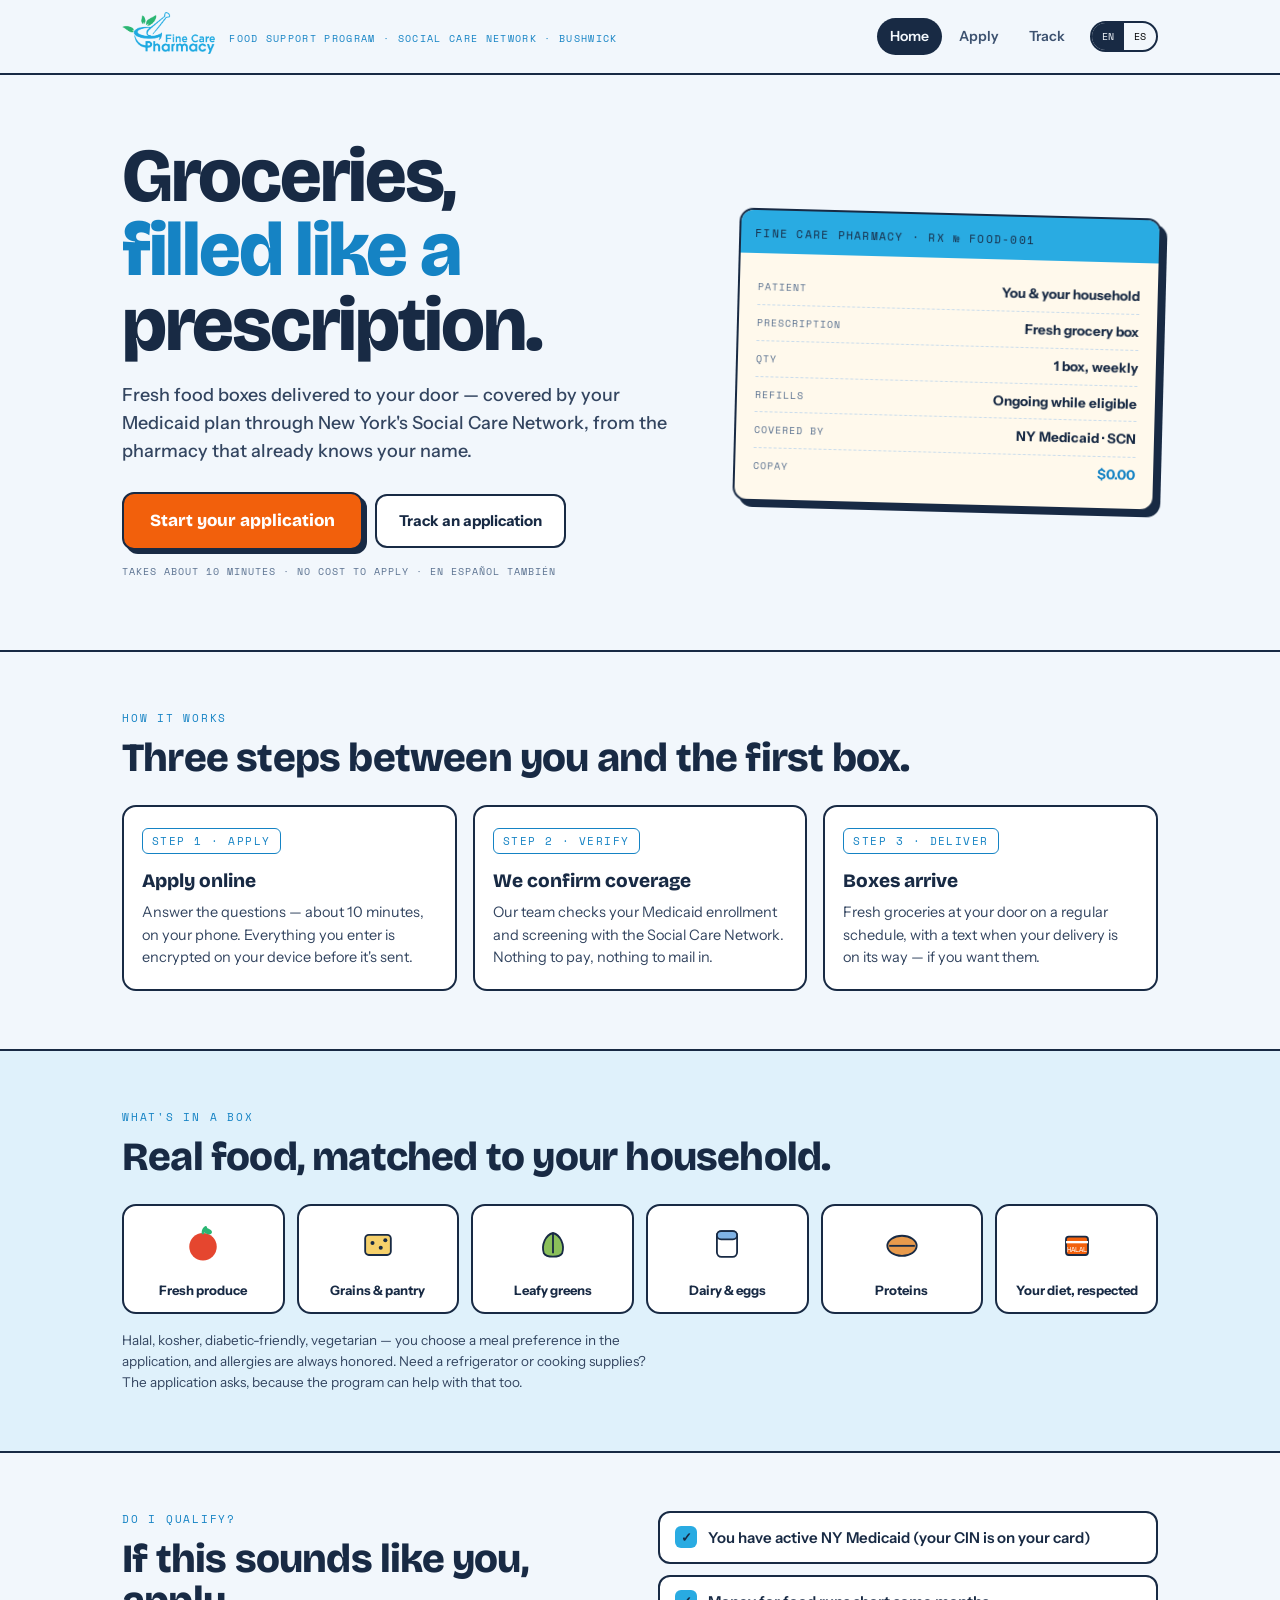
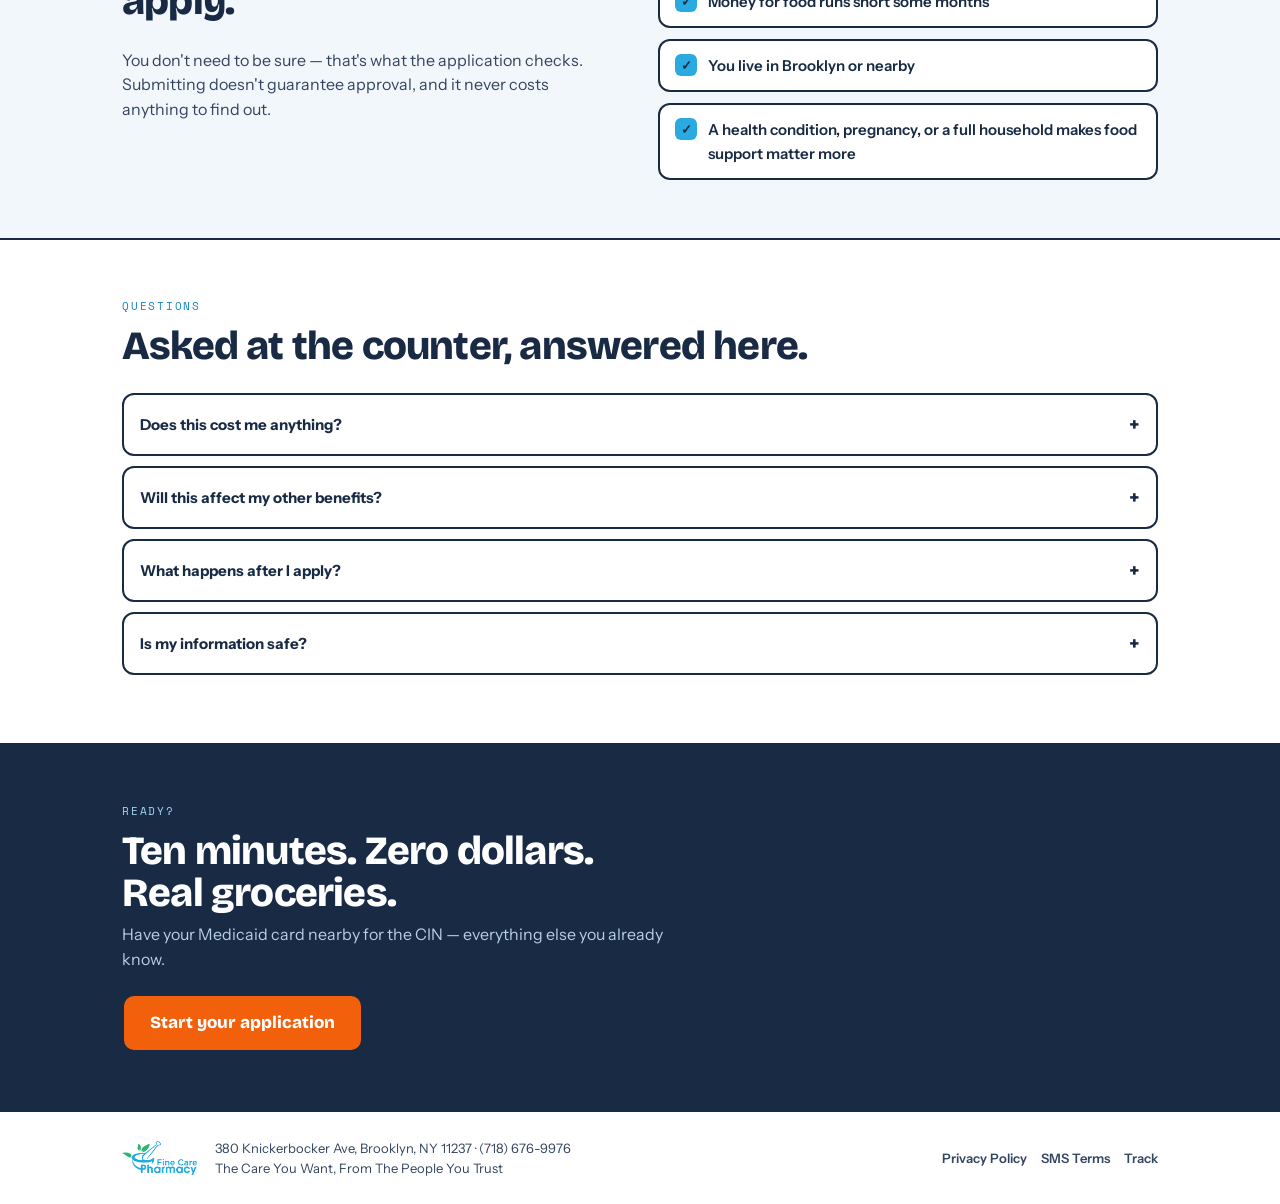
<file: index.html>
<!DOCTYPE html>
<html lang="en">
<head>
<meta charset="UTF-8">
<meta name="viewport" content="width=device-width, initial-scale=1.0">
<title>Fine Care Food Support — Fresh groceries, covered by Medicaid</title>
<meta name="description" content="Fresh food boxes delivered to your door, covered by NY Medicaid through the Social Care Network. Apply online in about 10 minutes — free, encrypted, from Fine Care Pharmacy in Bushwick.">
<link rel="icon" href="favicon.ico">
<link rel="preconnect" href="https://fonts.googleapis.com">
<link href="https://fonts.googleapis.com/css2?family=Bricolage+Grotesque:opsz,wght@12..96,500;12..96,800;12..96,900&family=Instrument+Sans:wght@400;500;600;700&family=Space+Mono:wght@700&display=swap" rel="stylesheet">
<link rel="stylesheet" href="styles.css">
</head>
<body>

<header>
  <div class="hwrap">
    <a href="index.html"><img class="logo" src="fc-logo.png" alt="Fine Care Pharmacy"></a>
    <div class="brand"><span data-i18n="tagline"></span></div>
    <nav>
      <a class="nl on" href="index.html" data-i18n="nav_home"></a>
      <a class="nl" href="apply.html" data-i18n="nav_apply"></a>
      <a class="nl" href="track.html" data-i18n="nav_track"></a>
      <div class="lang"><button data-lang="en">EN</button><button data-lang="es">ES</button></div>
    </nav>
  </div>
</header>

<div class="hero">
  <div>
    <h1><span data-i18n="hero_h1a"></span><br><span class="u" data-i18n="hero_h1b"></span><br><span data-i18n="hero_h1c"></span></h1>
    <p class="sub" data-i18n="hero_sub"></p>
    <div class="hero-cta">
      <a class="cta" href="apply.html" data-i18n="hero_cta"></a>
      <a class="ghost" href="track.html" data-i18n="hero_track"></a>
    </div>
    <div class="hero-note" data-i18n="hero_note"></div>
  </div>
  <div class="ticket">
    <div class="t-head"><span data-i18n="tk_head"></span></div>
    <div class="t-body">
      <div class="t-row"><span class="k" data-i18n="tk_patient"></span><span class="v" data-i18n="tk_patient_v"></span></div>
      <div class="t-row"><span class="k" data-i18n="tk_rx"></span><span class="v" data-i18n="tk_rx_v"></span></div>
      <div class="t-row"><span class="k" data-i18n="tk_qty"></span><span class="v" data-i18n="tk_qty_v"></span></div>
      <div class="t-row"><span class="k" data-i18n="tk_ref"></span><span class="v" data-i18n="tk_ref_v"></span></div>
      <div class="t-row"><span class="k" data-i18n="tk_cov"></span><span class="v" data-i18n="tk_cov_v"></span></div>
      <div class="t-row"><span class="k" data-i18n="tk_copay"></span><span class="v" style="color:var(--blue)">$0.00</span></div>
    </div>
  </div>
</div>

<section class="band">
  <div class="bwrap">
    <div class="eyebrow" data-i18n="how_eyebrow"></div>
    <h2 data-i18n="how_h2"></h2>
    <div class="steps">
      <div class="step"><span class="strip" data-i18n="s1_strip"></span><h3 data-i18n="s1_h"></h3><p data-i18n="s1_p"></p></div>
      <div class="step"><span class="strip" data-i18n="s2_strip"></span><h3 data-i18n="s2_h"></h3><p data-i18n="s2_p"></p></div>
      <div class="step"><span class="strip" data-i18n="s3_strip"></span><h3 data-i18n="s3_h"></h3><p data-i18n="s3_p"></p></div>
    </div>
  </div>
</section>

<section class="band boxband">
  <div class="bwrap">
    <div class="eyebrow" data-i18n="box_eyebrow"></div>
    <h2 data-i18n="box_h2"></h2>
    <div class="produce">
      <div class="ptile"><svg viewBox="0 0 48 48"><circle cx="24" cy="27" r="15" fill="#E5462F"/><path d="M24 12c0-4 3-6 3-6" stroke="#2BB673" stroke-width="3" fill="none" stroke-linecap="round"/><ellipse cx="29" cy="10" rx="5" ry="3" fill="#2BB673" transform="rotate(24 29 10)"/></svg><div data-i18n="p1"></div></div>
      <div class="ptile"><svg viewBox="0 0 48 48"><rect x="10" y="14" width="28" height="22" rx="4" fill="#F5D06B" stroke="#182A44" stroke-width="2"/><circle cx="18" cy="23" r="2.2" fill="#182A44"/><circle cx="27" cy="28" r="2.2" fill="#182A44"/><circle cx="32" cy="20" r="2.2" fill="#182A44"/></svg><div data-i18n="p2"></div></div>
      <div class="ptile"><svg viewBox="0 0 48 48"><path d="M14 34c-3-9 2-20 10-22 8 2 13 13 10 22-3 5-17 5-20 0z" fill="#8ABF5A" stroke="#182A44" stroke-width="2"/><path d="M24 12v22" stroke="#182A44" stroke-width="2"/></svg><div data-i18n="p3"></div></div>
      <div class="ptile"><svg viewBox="0 0 48 48"><rect x="13" y="10" width="22" height="28" rx="5" fill="#fff" stroke="#182A44" stroke-width="2"/><rect x="13" y="10" width="22" height="9" rx="4.5" fill="#7FB2E5" stroke="#182A44" stroke-width="2"/></svg><div data-i18n="p4"></div></div>
      <div class="ptile"><svg viewBox="0 0 48 48"><ellipse cx="24" cy="26" rx="16" ry="11" fill="#E89A4C" stroke="#182A44" stroke-width="2"/><path d="M10 26h28" stroke="#182A44" stroke-width="2"/></svg><div data-i18n="p5"></div></div>
      <div class="ptile"><svg viewBox="0 0 48 48"><rect x="12" y="16" width="24" height="20" rx="3" fill="#F2600C" stroke="#182A44" stroke-width="2"/><path d="M12 22h24" stroke="#fff" stroke-width="2.5"/><text x="24" y="33" text-anchor="middle" font-family="Space Mono" font-size="8" fill="#fff">HALAL</text></svg><div data-i18n="p6"></div></div>
    </div>
    <p class="boxnote" data-i18n="box_note"></p>
  </div>
</section>

<section class="band">
  <div class="bwrap">
    <div class="qual">
      <div>
        <div class="eyebrow" data-i18n="q_eyebrow"></div>
        <h2 data-i18n="q_h2"></h2>
        <p style="color:#334560; max-width:44ch" data-i18n="q_p"></p>
      </div>
      <div class="qlist">
        <div class="qi"><span class="tick">✓</span><span data-i18n="q1"></span></div>
        <div class="qi"><span class="tick">✓</span><span data-i18n="q2"></span></div>
        <div class="qi"><span class="tick">✓</span><span data-i18n="q3"></span></div>
        <div class="qi"><span class="tick">✓</span><span data-i18n="q4"></span></div>
      </div>
    </div>
  </div>
</section>

<section class="band" style="background:#fff">
  <div class="bwrap">
    <div class="eyebrow" data-i18n="faq_eyebrow"></div>
    <h2 data-i18n="faq_h2"></h2>
    <details><summary data-i18n="f1q"></summary><p data-i18n="f1a"></p></details>
    <details><summary data-i18n="f2q"></summary><p data-i18n="f2a"></p></details>
    <details><summary data-i18n="f3q"></summary><p data-i18n="f3a"></p></details>
    <details><summary data-i18n="f4q"></summary><p data-i18n="f4a"></p></details>
  </div>
</section>

<section class="band ctaband">
  <div class="bwrap">
    <div class="eyebrow" data-i18n="cta_eyebrow"></div>
    <h2><span data-i18n="cta_h2a"></span><br><span data-i18n="cta_h2b"></span></h2>
    <p data-i18n="cta_p"></p>
    <a class="cta" href="apply.html" data-i18n="hero_cta"></a>
  </div>
</section>

<footer>
  <div class="fwrap">
    <img src="fc-logo.png" alt="Fine Care Pharmacy" style="height:34px; width:auto">
    <div class="grow">380 Knickerbocker Ave, Brooklyn, NY 11237 · (718) 676-9976<br><span data-i18n="foot_tag"></span></div>
    <div class="flinks"><a href="#" data-i18n="foot_privacy"></a><a href="#" data-i18n="foot_sms"></a><a href="track.html" data-i18n="foot_track"></a></div>
  </div>
</footer>

<script src="i18n.js"></script>
</body>
</html>
</file>
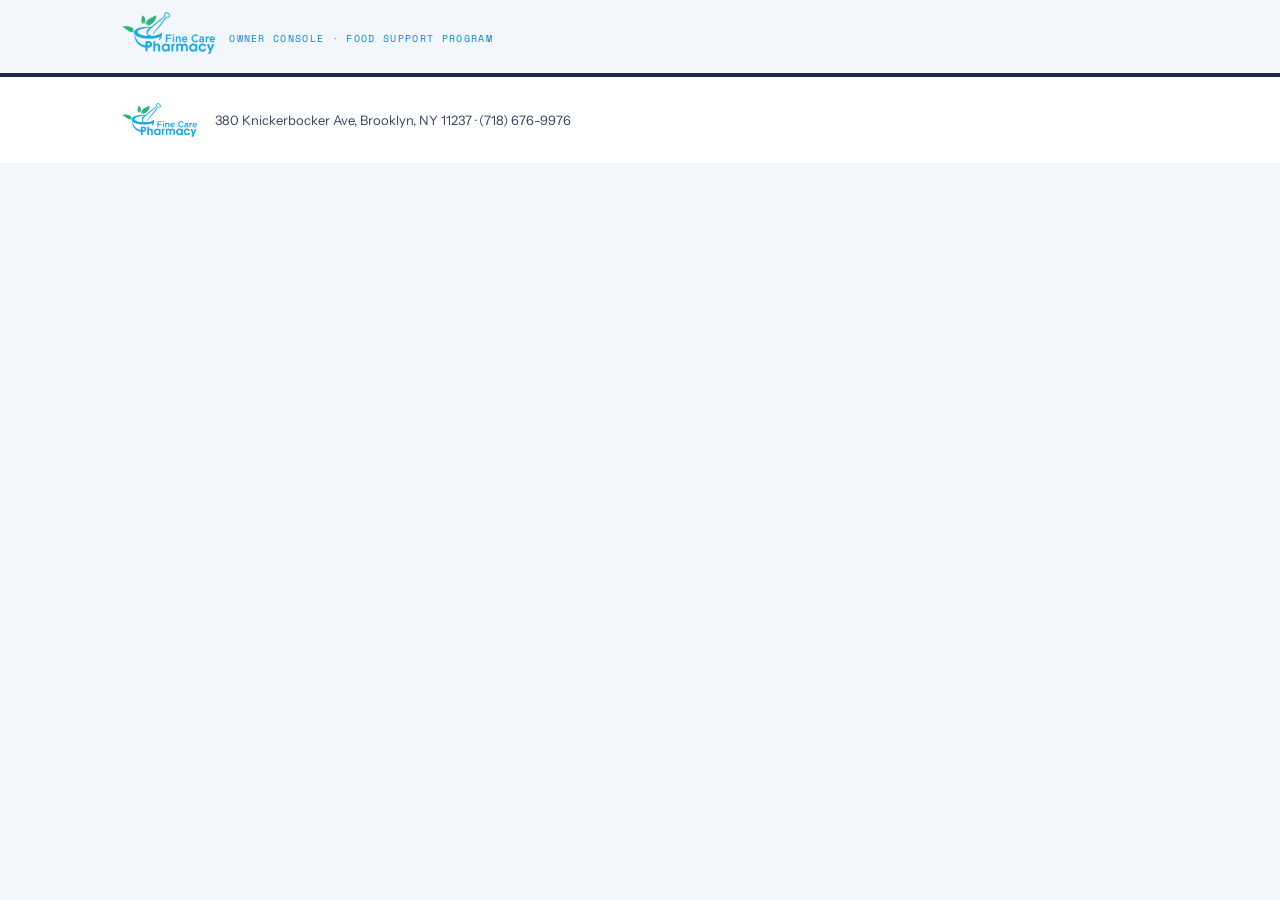
<file: admin.html>
<!DOCTYPE html>
<html lang="en">
<head>
<meta charset="UTF-8">
<meta name="viewport" content="width=device-width, initial-scale=1.0">
<title>Owner Console — Fine Care Food Support</title>
<meta name="robots" content="noindex,nofollow">
<link rel="icon" href="favicon.ico">
<link rel="preconnect" href="https://fonts.googleapis.com">
<link href="https://fonts.googleapis.com/css2?family=Bricolage+Grotesque:opsz,wght@12..96,500;12..96,800;12..96,900&family=Instrument+Sans:wght@400;500;600;700&family=Space+Mono:wght@700&display=swap" rel="stylesheet">
<link rel="stylesheet" href="styles.css">
<style>
  .admin { max-width:880px; margin:0 auto; padding:34px 20px 90px; }
  .aheadline { display:flex; align-items:center; gap:12px; flex-wrap:wrap; margin-bottom:18px; }
  .aheadline h2 { margin:0; }
  .aheadline .grow { flex:1; }
  .linkbtn { border:none; background:none; font-weight:700; color:var(--blue); text-decoration:underline; font-size:13px; }
  .apps { display:flex; flex-direction:column; gap:10px; }
  .approw { background:#fff; border:2px solid var(--ink); border-radius:14px; padding:14px 16px; display:flex; gap:14px; align-items:center; cursor:pointer; }
  .approw:hover { box-shadow:4px 4px 0 var(--ink); transform:translate(-1px,-1px); }
  .approw .who { flex:1; min-width:0; }
  .approw .who b { font-size:15.5px; }
  .approw .who .m { font-family:var(--mono); font-size:10px; letter-spacing:0.08em; color:#5b7290; margin-top:2px; }
  .pill { font-family:var(--mono); font-size:9.5px; letter-spacing:0.1em; border:1.5px solid var(--ink); border-radius:999px; padding:4px 10px; white-space:nowrap; }
  .pill.received { background:var(--wash); }
  .pill.verified { background:var(--sky); }
  .pill.approved { background:var(--orange); color:#fff; }
  .pill.delivered { background:var(--ink); color:#fff; }
  .pill.denied { background:#fff4ef; border-color:#a3330f; color:#a3330f; }
  .empty { text-align:center; color:#5b7290; padding:40px 0; font-weight:600; }
  .kv { display:flex; gap:12px; padding:7px 0; border-bottom:1.5px dashed var(--line); font-size:14px; }
  .kv:last-child { border-bottom:none; }
  .kv .k { font-family:var(--mono); font-size:10px; letter-spacing:0.08em; color:#5b7290; flex:0 0 175px; padding-top:3px; text-transform:uppercase; }
  .kv .v { font-weight:600; overflow-wrap:anywhere; }
  .sect { margin-top:22px; }
  .sect .strip { margin-bottom:10px; }
  .statusbar { display:flex; gap:8px; flex-wrap:wrap; align-items:center; margin-top:10px; }
  .sbtn { border:2px solid var(--ink); background:#fff; border-radius:10px; padding:10px 16px; font-weight:700; font-size:13.5px; }
  .sbtn.cur { background:var(--sky); }
  .sbtn.denybtn { border-color:#a3330f; color:#a3330f; }
  .sbtn.denybtn.cur { background:#a3330f; color:#fff; }
  .sbtn[disabled] { opacity:.5; cursor:default; }
  .memtable { width:100%; border-collapse:collapse; font-size:13.5px; margin-top:4px; }
  .memtable th { font-family:var(--mono); font-size:9.5px; letter-spacing:0.08em; color:#5b7290; text-align:left; padding:4px 8px 4px 0; }
  .memtable td { border-top:1.5px dashed var(--line); padding:7px 8px 7px 0; font-weight:600; }
  .note-ok { color:#1c5c96; font-weight:700; font-size:13px; margin-top:10px; display:none; }
</style>
</head>
<body>

<header>
  <div class="hwrap">
    <a href="index.html"><img class="logo" src="fc-logo.png" alt="Fine Care Pharmacy"></a>
    <div class="brand"><span>OWNER CONSOLE · FOOD SUPPORT PROGRAM</span></div>
    <nav>
      <button class="linkbtn" id="signOut" style="display:none">Sign out</button>
    </nav>
  </div>
</header>

<!-- LOGIN -->
<div class="admin" id="loginView" style="display:none; max-width:460px">
  <div class="strip">OWNER SIGN IN</div>
  <h2 style="margin:14px 0 14px">Fine Care SCN Console</h2>
  <div class="fcard">
    <label style="margin-top:0">Email</label>
    <input id="l_email" type="email" autocomplete="username" value="kevinn.m@finecarerx.com">
    <label>Password</label>
    <input id="l_pass" type="password" autocomplete="current-password">
    <div class="hint">Same login as the Staff Hub.</div>
    <div class="errline" id="l_err"></div>
    <div class="wnav"><button type="button" class="cta" id="l_btn" style="font-size:15px; padding:12px 22px">Sign in</button></div>
  </div>
</div>

<!-- VAULT UNLOCK -->
<div class="admin" id="unlockView" style="display:none; max-width:460px">
  <div class="strip">UNLOCK APPLICATIONS</div>
  <h2 style="margin:14px 0 6px">Enter the vault code.</h2>
  <p style="color:#334560; font-size:14px; margin-bottom:14px">Applications are encrypted — this code opens them in your browser only. The cloud never sees it.</p>
  <div class="fcard">
    <label style="margin-top:0">Vault code</label>
    <input id="u_code" style="font-family:var(--mono); letter-spacing:1px" autocomplete="off" placeholder="word-word-0000">
    <div class="checks"><label><input type="checkbox" id="u_remember" checked> Remember on this device</label></div>
    <div class="errline" id="u_err"></div>
    <div class="wnav"><button type="button" class="cta" id="u_btn" style="font-size:15px; padding:12px 22px">Unlock</button></div>
  </div>
</div>

<!-- LIST -->
<div class="admin" id="listView" style="display:none">
  <div class="aheadline">
    <div class="grow"><div class="strip">APPLICATIONS</div><h2 style="margin-top:12px">Food-support applications</h2></div>
    <button class="ghost" id="refreshBtn" style="padding:10px 16px; font-size:14px">Refresh</button>
  </div>
  <div class="apps" id="appList"></div>
  <div class="empty" id="emptyMsg" style="display:none">No applications yet — the moment one arrives you'll get an email, and it'll appear here.</div>
</div>

<!-- DETAIL -->
<div class="admin" id="detailView" style="display:none">
  <div class="aheadline">
    <button class="ghost" id="backBtn" style="padding:9px 14px; font-size:14px">← All applications</button>
    <div class="grow"></div>
    <span class="pill" id="d_pill"></span>
  </div>
  <div class="ticket" style="margin-bottom:18px">
    <div class="t-head"><span id="d_head"></span></div>
    <div class="t-body" id="d_body"></div>
  </div>
  <div class="fcard">
    <div class="strip">STATUS</div>
    <div class="statusbar" id="statusBar"></div>
    <div id="approveExtra" style="display:none; margin-top:12px">
      <label style="margin-top:0">First delivery date (shows on the patient's tracker)</label>
      <input type="date" id="d_firstDelivery" style="max-width:220px">
    </div>
    <div class="note-ok" id="d_saved">Saved — the patient's tracker updated.</div>
    <div class="errline" id="d_err"></div>
  </div>
</div>

<footer>
  <div class="fwrap">
    <img src="fc-logo.png" alt="Fine Care Pharmacy" style="height:34px; width:auto">
    <div class="grow">380 Knickerbocker Ave, Brooklyn, NY 11237 · (718) 676-9976</div>
  </div>
</footer>

<script type="module">
import { createClient } from 'https://esm.sh/@supabase/supabase-js@2';

const SB_URL = 'https://airmehkgolmtgctmhqaq.supabase.co';
const SB_ANON = 'eyJhbGciOiJIUzI1NiIsInR5cCI6IkpXVCJ9.eyJpc3MiOiJzdXBhYmFzZSIsInJlZiI6ImFpcm1laGtnb2xtdGdjdG1ocWFxIiwicm9sZSI6ImFub24iLCJpYXQiOjE3ODExODk3ODYsImV4cCI6MjA5Njc2NTc4Nn0.Ou0J-T4a1azNsu6SjYjeE2oK2Li1CMRLbjMHSV4-Buo';
const FN = SB_URL + '/functions/v1';
const sb = createClient(SB_URL, SB_ANON);
const $ = (id) => document.getElementById(id);
const b64ToBuf = (b64) => Uint8Array.from(atob(b64), (c) => c.charCodeAt(0));

let privKey = null;      // unwrapped RSA private key (memory only)
let rows = [];           // [{row, app|null}]
let current = null;      // selected entry
const YN = (v) => (v === 'yes' ? 'Yes' : v === 'no' ? 'No' : '—');
const dash = (v) => (v && String(v).trim() ? String(v).trim() : '—');
const fmtMDY = (iso) => { const d = new Date(iso); return isNaN(d) ? '—' :
  `${String(d.getMonth() + 1).padStart(2, '0')}/${String(d.getDate()).padStart(2, '0')}/${d.getFullYear()}`; };
const fmtYMD = (ymd) => { if (!ymd) return '—'; const [y, m, d] = ymd.split('-'); return `${m}/${d}/${y}`; };

function show(view) {
  ['loginView', 'unlockView', 'listView', 'detailView'].forEach((v) => { $(v).style.display = v === view ? '' : 'none'; });
  $('signOut').style.display = view === 'loginView' ? 'none' : '';
}

/* ---------- auth ---------- */
async function callAdmin(body) {
  const { data: s } = await sb.auth.getSession();
  const token = s?.session?.access_token;
  if (!token) throw new Error('no_session');
  const r = await fetch(FN + '/scn-admin', {
    method: 'POST',
    headers: { 'Content-Type': 'application/json', Authorization: 'Bearer ' + token },
    body: JSON.stringify(body),
  });
  const j = await r.json();
  if (!j.ok) throw new Error(j.error || 'request');
  return j;
}

$('l_btn').addEventListener('click', async () => {
  $('l_err').classList.remove('on');
  $('l_btn').setAttribute('aria-disabled', 'true');
  const { error } = await sb.auth.signInWithPassword({ email: $('l_email').value.trim(), password: $('l_pass').value });
  $('l_btn').removeAttribute('aria-disabled');
  if (error) { $('l_err').textContent = 'Sign-in failed — check the email and password.'; $('l_err').classList.add('on'); return; }
  proceedAfterAuth();
});
$('l_pass').addEventListener('keydown', (e) => { if (e.key === 'Enter') $('l_btn').click(); });
$('signOut').addEventListener('click', async () => {
  await sb.auth.signOut(); privKey = null; rows = [];
  try { localStorage.removeItem('scn_vault_code'); } catch (e) { /* private mode */ }
  show('loginView');
});

/* ---------- vault ---------- */
async function unlockWith(code) {
  const { vault } = await callAdmin({ action: 'vault' });
  const base = await crypto.subtle.importKey('raw', new TextEncoder().encode(code), 'PBKDF2', false, ['deriveKey']);
  const aes = await crypto.subtle.deriveKey(
    { name: 'PBKDF2', salt: b64ToBuf(vault.wrap_salt), iterations: vault.wrap_iters, hash: 'SHA-256' },
    base, { name: 'AES-GCM', length: 256 }, false, ['decrypt']);
  const pkcs8 = await crypto.subtle.decrypt({ name: 'AES-GCM', iv: b64ToBuf(vault.wrap_iv) }, aes, b64ToBuf(vault.wrapped_priv));
  privKey = await crypto.subtle.importKey('pkcs8', pkcs8, { name: 'RSA-OAEP', hash: 'SHA-256' }, false, ['decrypt']);
}

$('u_btn').addEventListener('click', async () => {
  $('u_err').classList.remove('on');
  const code = $('u_code').value.trim();
  if (!code) { $('u_code').classList.add('bad'); return; }
  $('u_btn').setAttribute('aria-disabled', 'true');
  $('u_btn').innerHTML = '<span class="spin"></span>Unlocking…';
  try {
    await unlockWith(code);
    if ($('u_remember').checked) { try { localStorage.setItem('scn_vault_code', code); } catch (e) { /* private */ } }
    await loadList();
    show('listView');
  } catch (e) {
    $('u_err').textContent = 'That code didn\u2019t open the vault — check it and try again.';
    $('u_err').classList.add('on');
  }
  $('u_btn').removeAttribute('aria-disabled');
  $('u_btn').textContent = 'Unlock';
});
$('u_code').addEventListener('input', () => $('u_code').classList.remove('bad'));
$('u_code').addEventListener('keydown', (e) => { if (e.key === 'Enter') $('u_btn').click(); });

async function proceedAfterAuth() {
  let saved = null;
  try { saved = localStorage.getItem('scn_vault_code'); } catch (e) { /* private */ }
  if (saved) {
    try { await unlockWith(saved); await loadList(); show('listView'); return; }
    catch (e) { try { localStorage.removeItem('scn_vault_code'); } catch (e2) { /* private */ } }
  }
  show('unlockView');
  setTimeout(() => $('u_code').focus(), 50);
}

/* ---------- decrypt + list ---------- */
async function decryptApp(ciphertext) {
  const env = JSON.parse(ciphertext);
  const aesRaw = await crypto.subtle.decrypt({ name: 'RSA-OAEP' }, privKey, b64ToBuf(env.k));
  const aesKey = await crypto.subtle.importKey('raw', aesRaw, { name: 'AES-GCM' }, false, ['decrypt']);
  const plain = await crypto.subtle.decrypt({ name: 'AES-GCM', iv: b64ToBuf(env.iv) }, aesKey, b64ToBuf(env.d));
  return JSON.parse(new TextDecoder().decode(plain));
}

async function loadList() {
  const { rows: raw } = await callAdmin({ action: 'list' });
  rows = await Promise.all(raw.map(async (row) => {
    let app = null;
    if (row.ciphertext) { try { app = await decryptApp(row.ciphertext); } catch (e) { app = null; } }
    return { row, app };
  }));
  renderList();
}

function renderList() {
  const list = $('appList');
  list.innerHTML = '';
  $('emptyMsg').style.display = rows.length ? 'none' : '';
  rows.forEach((entry, i) => {
    const { row, app } = entry;
    const div = document.createElement('div');
    div.className = 'approw';
    const who = document.createElement('div'); who.className = 'who';
    const name = document.createElement('b');
    name.textContent = app ? `${app.applicant.first} ${app.applicant.last}` : '(can\u2019t decrypt)';
    const meta = document.createElement('div'); meta.className = 'm';
    meta.textContent = `${row.ref_code} \u00b7 ${fmtMDY(row.created_at)}${app ? ' \u00b7 ' + dash(app.applicant.phone) : ''}${row.lang === 'es' ? ' \u00b7 ES' : ''}`;
    who.appendChild(name); who.appendChild(meta);
    const pill = document.createElement('span');
    pill.className = 'pill ' + row.status; pill.textContent = row.status.toUpperCase();
    div.appendChild(who); div.appendChild(pill);
    div.addEventListener('click', () => openDetail(i));
    list.appendChild(div);
  });
}
$('refreshBtn').addEventListener('click', loadList);
$('backBtn').addEventListener('click', () => { current = null; renderList(); show('listView'); });

/* ---------- detail ---------- */
function kv(label, value) {
  const d = document.createElement('div'); d.className = 'kv';
  const k = document.createElement('span'); k.className = 'k'; k.textContent = label;
  const v = document.createElement('span'); v.className = 'v'; v.textContent = value;
  d.appendChild(k); d.appendChild(v); return d;
}
function section(parent, title) {
  const s = document.createElement('div'); s.className = 'sect';
  const strip = document.createElement('span'); strip.className = 'strip'; strip.textContent = title;
  s.appendChild(strip); parent.appendChild(s); return s;
}
const PROB = { pests: 'Pests', mold: 'Mold', lead: 'Lead paint/pipes', heat: 'No heat', stove: 'Oven/stove broken', smoke: 'Smoke detectors', leaks: 'Water leaks', fridge: 'Refrigerator issues', none: 'None' };

function openDetail(i) {
  current = rows[i];
  const { row, app } = current;
  $('d_head').textContent = 'FINE CARE FOOD SUPPORT \u00b7 ' + row.ref_code;
  $('d_pill').className = 'pill ' + row.status;
  $('d_pill').textContent = row.status.toUpperCase();
  const body = $('d_body');
  body.innerHTML = '';
  if (!app) {
    body.appendChild(kv('STATUS', 'This application can\u2019t be decrypted with the current vault key.'));
  } else {
    const a = app.applicant;
    body.appendChild(kv('APPLICANT', `${a.first} ${a.last}`));
    body.appendChild(kv('DOB', fmtYMD(a.dob)));
    body.appendChild(kv('CIN', dash(a.cin)));
    body.appendChild(kv('PHONE', dash(a.phone) + (a.smsConsent ? ' \u00b7 texts OK' : ' \u00b7 no texts')));
    body.appendChild(kv('ADDRESS', `${dash(a.address)}, ${dash(a.cityStateZip)}`));
    if (a.email) body.appendChild(kv('EMAIL', a.email));
    body.appendChild(kv('SUBMITTED', fmtMDY(app.submittedAt) + (app.lang === 'es' ? ' \u00b7 Spanish' : '')));

    const h = app.housing;
    const sh = section(body, 'HOUSING');
    sh.appendChild(kv('LIVING SITUATION', dash(h.living)));
    sh.appendChild(kv('STRUGGLES TO PAY', YN(h.strugglesToPay)));
    sh.appendChild(kv('UTILITY SHUTOFF THREAT', YN(h.utilityShutoffThreat)));
    sh.appendChild(kv('HOME PROBLEMS', (h.problems || []).map((p) => PROB[p] || p).join(', ') || '—'));
    sh.appendChild(kv('WAITLIST / SUBSIDY', YN(h.waitlistOrSubsidy)));

    const b = app.benefits;
    const sB = section(body, 'BENEFITS');
    sB.appendChild(kv('SNAP / WIC / TANF', `${YN(b.snap)} / ${YN(b.wic)} / ${YN(b.tanf)}`));
    sB.appendChild(kv('HEALTH HOME', YN(b.healthHome) + (b.healthHomeName ? ' \u2014 ' + b.healthHomeName : '')));
    sB.appendChild(kv('WANTS JOB HELP', YN(b.jobHelp)));
    sB.appendChild(kv('WANTS SCHOOL/TRAINING', YN(b.schoolHelp)));
    sB.appendChild(kv('TRANSPORT BARRIER', YN(b.transportBarrier)));

    const he = app.health;
    const sHe = section(body, 'HEALTH');
    sHe.appendChild(kv('CHRONIC CONDITIONS', YN(he.chronic) + (he.chronicDetail ? ' \u2014 ' + he.chronicDetail : '')));
    sHe.appendChild(kv('FRIDGE MEDS', YN(he.fridgeMeds)));
    sHe.appendChild(kv('PREGNANT / POSTPARTUM', YN(he.pregnant) + (he.dueDate ? ' \u2014 ' + fmtYMD(he.dueDate) : '')));
    sHe.appendChild(kv('MOBILITY DIFFICULTY', YN(he.mobilityDifficulty)));

    const f = app.food;
    const sF = section(body, 'FOOD');
    sF.appendChild(kv('ALREADY GETS MEALS', YN(f.existingMealsProgram)));
    sF.appendChild(kv('ALLERGIES', YN(f.allergies) + (f.dietDetail ? ' \u2014 ' + f.dietDetail : '')));
    sF.appendChild(kv('EQUIPMENT NEEDS', (f.equipmentNeeds || []).join(', ') || '—'));
    sF.appendChild(kv('WORRIED FOOD RUNS OUT', YN(f.worryFoodRunOut)));
    sF.appendChild(kv('FOOD DIDN\u2019T LAST', YN(f.foodDidNotLast)));
    sF.appendChild(kv('MEAL PREFERENCE', dash(f.mealPreference)));

    const sHh = section(body, 'HOUSEHOLD');
    const members = (app.household && app.household.members) || [];
    if (members.length) {
      const tbl = document.createElement('table'); tbl.className = 'memtable';
      tbl.innerHTML = '<tr><th>Name</th><th>CIN</th><th>DOB</th><th>Relationship</th></tr>';
      members.forEach((m) => {
        const tr = document.createElement('tr');
        [m.name, m.cin, fmtYMD(m.dob), m.relationship].forEach((val) => {
          const td = document.createElement('td'); td.textContent = dash(val); tr.appendChild(td);
        });
        tbl.appendChild(tr);
      });
      sHh.appendChild(tbl);
    } else { sHh.appendChild(kv('MEMBERS', '—')); }
    sHh.appendChild(kv('TRANSFER', YN(app.household && app.household.transfer)));
    if (app.household && app.household.comments) sHh.appendChild(kv('COMMENTS', app.household.comments));
  }

  const sT = section(body, 'TIMELINE');
  (row.status_history || []).forEach((hh) => sT.appendChild(kv(hh.status.toUpperCase(), fmtMDY(hh.at))));

  renderStatusBar();
  $('d_saved').style.display = 'none';
  $('d_err').classList.remove('on');
  show('detailView');
  window.scrollTo({ top: 0 });
}

function renderStatusBar() {
  const bar = $('statusBar');
  bar.innerHTML = '';
  const { row } = current;
  [['verified', 'Coverage verified'], ['approved', 'Approved'], ['delivered', 'Delivered'], ['denied', 'Deny']].forEach(([st, label]) => {
    const btn = document.createElement('button');
    btn.className = 'sbtn' + (st === 'denied' ? ' denybtn' : '') + (row.status === st ? ' cur' : '');
    btn.textContent = label;
    btn.addEventListener('click', () => setStatus(st));
    bar.appendChild(btn);
  });
  $('approveExtra').style.display = row.status === 'approved' ? '' : 'none';
  $('d_firstDelivery').value = row.first_delivery || '';
}

let denyArmed = false;
async function setStatus(st) {
  const { row } = current;
  $('d_err').classList.remove('on'); $('d_saved').style.display = 'none';
  if (st === 'denied' && row.status !== 'denied' && !denyArmed) {
    denyArmed = true;
    const btn = [...$('statusBar').children].find((x) => x.classList.contains('denybtn'));
    if (btn) btn.textContent = 'Tap again to deny';
    setTimeout(() => { denyArmed = false; if (btn) btn.textContent = 'Deny'; }, 3000);
    return;
  }
  denyArmed = false;
  let firstDelivery = null;
  if (st === 'approved') {
    $('approveExtra').style.display = '';
    firstDelivery = $('d_firstDelivery').value || null;
  }
  try {
    await callAdmin({ action: 'setStatus', id: row.id, status: st, firstDelivery });
    row.status = st;
    if (st === 'approved') row.first_delivery = firstDelivery;
    row.status_history = (row.status_history || []).concat([{ status: st, at: new Date().toISOString() }]);
    $('d_pill').className = 'pill ' + st; $('d_pill').textContent = st.toUpperCase();
    renderStatusBar();
    $('d_saved').style.display = 'block';
  } catch (e) {
    $('d_err').textContent = 'Couldn\u2019t save — try again.'; $('d_err').classList.add('on');
  }
}
$('d_firstDelivery').addEventListener('change', () => {
  if (current && current.row.status === 'approved') setStatus('approved');
});

/* ---------- boot ---------- */
(async () => {
  const { data } = await sb.auth.getSession();
  if (data?.session) proceedAfterAuth(); else show('loginView');
})();
</script>
</body>
</html>
</file>
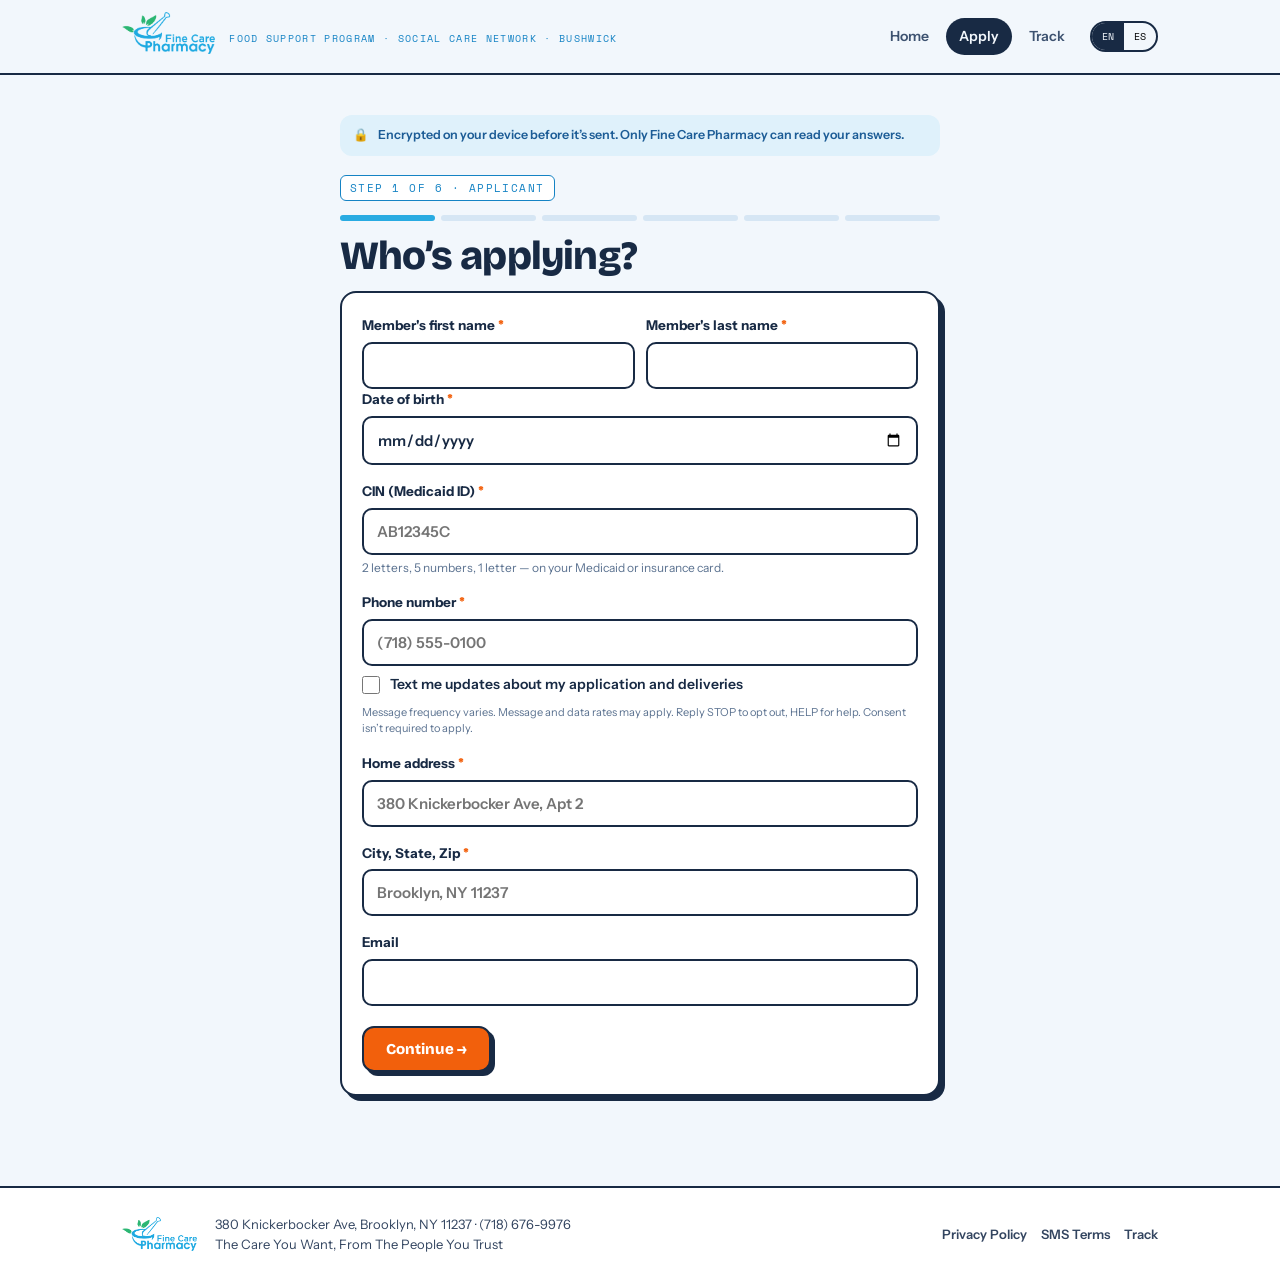
<file: apply.html>
<!DOCTYPE html>
<html lang="en">
<head>
<meta charset="UTF-8">
<meta name="viewport" content="width=device-width, initial-scale=1.0">
<title>Apply — Fine Care Food Support</title>
<meta name="robots" content="noindex">
<link rel="icon" href="favicon.ico">
<link rel="preconnect" href="https://fonts.googleapis.com">
<link href="https://fonts.googleapis.com/css2?family=Bricolage+Grotesque:opsz,wght@12..96,500;12..96,800;12..96,900&family=Instrument+Sans:wght@400;500;600;700&family=Space+Mono:wght@700&display=swap" rel="stylesheet">
<link rel="stylesheet" href="styles.css">
</head>
<body>

<header>
  <div class="hwrap">
    <a href="index.html"><img class="logo" src="fc-logo.png" alt="Fine Care Pharmacy"></a>
    <div class="brand"><span data-i18n="tagline"></span></div>
    <nav>
      <a class="nl" href="index.html" data-i18n="nav_home"></a>
      <a class="nl on" href="apply.html" data-i18n="nav_apply"></a>
      <a class="nl" href="track.html" data-i18n="nav_track"></a>
      <div class="lang"><button data-lang="en">EN</button><button data-lang="es">ES</button></div>
    </nav>
  </div>
</header>

<div class="app" id="wizard">
  <div class="lockline">🔒 <span data-i18n="lock"></span></div>
  <div class="strip" id="stepStrip"></div>
  <div class="dots" id="dots"></div>
  <h2 id="stepTitle" style="margin:14px 0 14px"></h2>

  <div class="fcard">

    <!-- STEP 1 · APPLICANT -->
    <div class="wstep on" data-step="1">
      <div class="grid2">
        <div><label><span data-i18n="fn"></span> <span class="req">*</span></label><input id="f_first" autocomplete="given-name"></div>
        <div><label><span data-i18n="ln"></span> <span class="req">*</span></label><input id="f_last" autocomplete="family-name"></div>
      </div>
      <label><span data-i18n="dob"></span> <span class="req">*</span></label>
      <input id="f_dob" type="date" max="2026-12-31">
      <label><span data-i18n="cin"></span> <span class="req">*</span></label>
      <input id="f_cin" maxlength="8" style="text-transform:uppercase" placeholder="AB12345C" autocapitalize="characters">
      <div class="hint" data-i18n="cin_hint"></div>
      <label><span data-i18n="phone"></span> <span class="req">*</span></label>
      <input id="f_phone" type="tel" inputmode="tel" autocomplete="tel" placeholder="(718) 555-0100">
      <div class="checks"><label><input type="checkbox" id="f_sms"> <span data-i18n="sms_q"></span></label></div>
      <div class="sms-fine" data-i18n="sms_fine"></div>
      <label><span data-i18n="addr"></span> <span class="req">*</span></label>
      <input id="f_addr" autocomplete="street-address" placeholder="380 Knickerbocker Ave, Apt 2">
      <label><span data-i18n="csz"></span> <span class="req">*</span></label>
      <input id="f_csz" placeholder="Brooklyn, NY 11237">
      <label data-i18n="email"></label>
      <input id="f_email" type="email" autocomplete="email">
    </div>

    <!-- STEP 2 · HOUSING -->
    <div class="wstep" data-step="2">
      <label><span data-i18n="liv"></span> <span class="req">*</span></label>
      <select id="f_living">
        <option value="" data-i18n="choose"></option>
        <option value="renting" data-i18n="liv1"></option>
        <option value="own" data-i18n="liv2"></option>
        <option value="family" data-i18n="liv3"></option>
        <option value="shelter" data-i18n="liv4"></option>
        <option value="other" data-i18n="liv5"></option>
      </select>
      <label><span data-i18n="h_pay"></span> <span class="req">*</span></label>
      <div class="yn" data-q="housingPay"><button type="button" data-v="yes" data-i18n="yes"></button><button type="button" data-v="no" data-i18n="no"></button></div>
      <label><span data-i18n="h_util"></span> <span class="req">*</span></label>
      <div class="yn" data-q="utilityShutoff"><button type="button" data-v="yes" data-i18n="yes"></button><button type="button" data-v="no" data-i18n="no"></button></div>
      <label data-i18n="h_prob"></label>
      <div class="checks" id="homeProblems">
        <label><input type="checkbox" value="pests"> <span data-i18n="hp1"></span></label>
        <label><input type="checkbox" value="mold"> <span data-i18n="hp2"></span></label>
        <label><input type="checkbox" value="lead"> <span data-i18n="hp3"></span></label>
        <label><input type="checkbox" value="heat"> <span data-i18n="hp4"></span></label>
        <label><input type="checkbox" value="stove"> <span data-i18n="hp5"></span></label>
        <label><input type="checkbox" value="smoke"> <span data-i18n="hp6"></span></label>
        <label><input type="checkbox" value="leaks"> <span data-i18n="hp7"></span></label>
        <label><input type="checkbox" value="fridge"> <span data-i18n="hp8"></span></label>
        <label><input type="checkbox" value="none"> <span data-i18n="hp9"></span></label>
      </div>
      <label><span data-i18n="h_wait"></span> <span class="req">*</span></label>
      <div class="yn" data-q="housingWaitlist"><button type="button" data-v="yes" data-i18n="yes"></button><button type="button" data-v="no" data-i18n="no"></button></div>
    </div>

    <!-- STEP 3 · BENEFITS -->
    <div class="wstep" data-step="3">
      <label><span data-i18n="b_snap"></span> <span class="req">*</span></label>
      <div class="yn" data-q="snap"><button type="button" data-v="yes" data-i18n="yes"></button><button type="button" data-v="no" data-i18n="no"></button></div>
      <label><span data-i18n="b_wic"></span> <span class="req">*</span></label>
      <div class="yn" data-q="wic"><button type="button" data-v="yes" data-i18n="yes"></button><button type="button" data-v="no" data-i18n="no"></button></div>
      <label><span data-i18n="b_tanf"></span> <span class="req">*</span></label>
      <div class="yn" data-q="tanf"><button type="button" data-v="yes" data-i18n="yes"></button><button type="button" data-v="no" data-i18n="no"></button></div>
      <label><span data-i18n="b_hh"></span> <span class="req">*</span></label>
      <div class="yn" data-q="healthHome"><button type="button" data-v="yes" data-i18n="yes"></button><button type="button" data-v="no" data-i18n="no"></button></div>
      <label data-i18n="b_hh_which"></label>
      <input id="f_healthHomeName">
      <label><span data-i18n="b_job"></span> <span class="req">*</span></label>
      <div class="yn" data-q="jobHelp"><button type="button" data-v="yes" data-i18n="yes"></button><button type="button" data-v="no" data-i18n="no"></button></div>
      <label><span data-i18n="b_school"></span> <span class="req">*</span></label>
      <div class="yn" data-q="schoolHelp"><button type="button" data-v="yes" data-i18n="yes"></button><button type="button" data-v="no" data-i18n="no"></button></div>
      <label><span data-i18n="b_transport"></span> <span class="req">*</span></label>
      <div class="yn" data-q="transportBarrier"><button type="button" data-v="yes" data-i18n="yes"></button><button type="button" data-v="no" data-i18n="no"></button></div>
    </div>

    <!-- STEP 4 · HEALTH -->
    <div class="wstep" data-step="4">
      <label><span data-i18n="he_chronic"></span> <span class="req">*</span></label>
      <div class="yn" data-q="chronic"><button type="button" data-v="yes" data-i18n="yes"></button><button type="button" data-v="no" data-i18n="no"></button></div>
      <label data-i18n="he_tell"></label>
      <textarea id="f_chronicDetail" rows="2"></textarea>
      <label><span data-i18n="he_fridge"></span> <span class="req">*</span></label>
      <div class="yn" data-q="fridgeMeds"><button type="button" data-v="yes" data-i18n="yes"></button><button type="button" data-v="no" data-i18n="no"></button></div>
      <label><span data-i18n="he_preg"></span> <span class="req">*</span></label>
      <div class="yn" data-q="pregnant"><button type="button" data-v="yes" data-i18n="yes"></button><button type="button" data-v="no" data-i18n="no"></button></div>
      <label data-i18n="he_due"></label>
      <input id="f_dueDate" type="date">
      <label><span data-i18n="he_stairs"></span> <span class="req">*</span></label>
      <div class="yn" data-q="mobility"><button type="button" data-v="yes" data-i18n="yes"></button><button type="button" data-v="no" data-i18n="no"></button></div>
    </div>

    <!-- STEP 5 · FOOD -->
    <div class="wstep" data-step="5">
      <label><span data-i18n="fo_meals"></span> <span class="req">*</span></label>
      <div class="yn" data-q="existingMeals"><button type="button" data-v="yes" data-i18n="yes"></button><button type="button" data-v="no" data-i18n="no"></button></div>
      <label><span data-i18n="fo_allergy"></span> <span class="req">*</span></label>
      <div class="yn" data-q="allergies"><button type="button" data-v="yes" data-i18n="yes"></button><button type="button" data-v="no" data-i18n="no"></button></div>
      <label data-i18n="fo_diet"></label>
      <input id="f_dietDetail">
      <label data-i18n="fo_need"></label>
      <div class="checks" id="equipNeeds">
        <label><input type="checkbox" value="refrigerator"> <span data-i18n="fon1"></span></label>
        <label><input type="checkbox" value="microwave"> <span data-i18n="fon2"></span></label>
        <label><input type="checkbox" value="cooking"> <span data-i18n="fon3"></span></label>
      </div>
      <label><span data-i18n="fo_worry"></span> <span class="req">*</span></label>
      <div class="yn" data-q="foodWorry"><button type="button" data-v="yes" data-i18n="yes"></button><button type="button" data-v="no" data-i18n="no"></button></div>
      <label><span data-i18n="fo_last"></span> <span class="req">*</span></label>
      <div class="yn" data-q="foodRanOut"><button type="button" data-v="yes" data-i18n="yes"></button><button type="button" data-v="no" data-i18n="no"></button></div>
      <label><span data-i18n="fo_pref"></span> <span class="req">*</span></label>
      <select id="f_mealPref">
        <option value="" data-i18n="choose"></option>
        <option value="none" data-i18n="mp1"></option>
        <option value="halal" data-i18n="mp2"></option>
        <option value="kosher" data-i18n="mp3"></option>
        <option value="vegetarian" data-i18n="mp4"></option>
        <option value="diabetic" data-i18n="mp5"></option>
      </select>
    </div>

    <!-- STEP 6 · HOUSEHOLD -->
    <div class="wstep" data-step="6">
      <label style="margin-top:0"><span data-i18n="hh_label"></span></label>
      <div class="hint"><span data-i18n="hh_hint"></span> <b data-i18n="hh_warn"></b></div>
      <div id="members"></div>
      <button type="button" class="addbtn" id="addMember" data-i18n="hh_add"></button>
      <label><span data-i18n="hh_transfer"></span> <span class="req">*</span></label>
      <div class="yn" data-q="transfer"><button type="button" data-v="yes" data-i18n="yes"></button><button type="button" data-v="no" data-i18n="no"></button></div>
      <label data-i18n="hh_comments"></label>
      <textarea id="f_comments" rows="3"></textarea>
      <div class="hint" style="margin-top:14px" data-i18n="one_hh"></div>
    </div>

    <div class="errline" id="errline"></div>
    <div class="wnav">
      <button type="button" class="back" id="btnBack" data-i18n="back" style="display:none"></button>
      <button type="button" class="cta" id="btnNext" style="font-size:15px; padding:12px 22px"></button>
    </div>
  </div>
</div>

<!-- SUCCESS -->
<div class="app" id="doneView" style="display:none">
  <div class="fcard done-wrap">
    <div class="strip" style="border-color:var(--blue); color:var(--blue)">✓ FINE CARE FOOD SUPPORT</div>
    <h2 style="margin:14px 0 4px" data-i18n="done_h"></h2>
    <p style="color:#334560" data-i18n="done_p1"></p>
    <div class="bigref" id="refOut"></div>
    <p style="color:#334560" data-i18n="done_p2"></p>
    <p style="margin-top:16px"><a class="cta" id="trackLink" href="track.html" data-i18n="done_track"></a></p>
  </div>
</div>

<footer>
  <div class="fwrap">
    <img src="fc-logo.png" alt="Fine Care Pharmacy" style="height:34px; width:auto">
    <div class="grow">380 Knickerbocker Ave, Brooklyn, NY 11237 · (718) 676-9976<br><span data-i18n="foot_tag"></span></div>
    <div class="flinks"><a href="#" data-i18n="foot_privacy"></a><a href="#" data-i18n="foot_sms"></a><a href="track.html" data-i18n="foot_track"></a></div>
  </div>
</footer>

<script src="i18n.js"></script>
<script>
/* Same envelope as the refill portal: AES-GCM payload, key wrapped with the
   SCN vault public key. Encrypted before it leaves this device. */
const PUB_KEY_B64 = 'MIICIjANBgkqhkiG9w0BAQEFAAOCAg8AMIICCgKCAgEA8YGX/R7rJyPSnSsyuN2RxHLF+8fs1LaANZ80UEBlJPHuNLUGp+8NuLlbrqPMBgdmmdU+2ZAzaAkMpD471BjdnbPXA0HnL7GZAy1WOX/KUO6k7OVYp7CkvCnTUfObEw5LJDNnC4mbKal4ZaJoQ/NOzwtsJeB/WLLOVDc2UBw8G7wXL+CDEqQO/umDwvN/0/t7TGw3iMpvrZbTONenZsYWXwEHYNlteY8SsVdSEIcBsiBrcyURhpkSsXKpzKI/QLHa8M9b73OX9jh0s7gHuGswwSzofg9SkLLq+gjdyVPdvFUB/CkMZQrfK5K50V6QsCiUMMwGs8fbeV0roFoDpj6QF/pBhgvNUAO6ZjEH3eyDZIccfXB3rGExkMJDhbiexvHVKUEf8SrSJNi2MA3s+viCxrYvDWChgJouG13QwLYJyWVDYXdVHho8wuds1oeYWzeC+vUA7GXB3pPo8lx3zE6aI/6AWYoFY+VSVIuWJc7uuWrG2LCgfRrOJBSo5Y/AY5RmOmAoAn8O5PDyykneEeXaS77rchoDhTY7wY89xqikpLE0s8wv2f0E8bAdITon52o3NoYK9LOUxc2f3AUA7MhBq5cXuXocX+ynAeb6Q86ZLh4rRfXByXAdtnh6/0YBTvI3y/LFhgCi23LJ3c8guxjzGDsiQKqOU38wgNZJe4IStp0CAwEAAQ==';
const FN = 'https://airmehkgolmtgctmhqaq.supabase.co/functions/v1';
const b64ToBuf = (b64) => Uint8Array.from(atob(b64), (c) => c.charCodeAt(0));
const bufToB64 = (buf) => btoa(String.fromCharCode(...new Uint8Array(buf)));
async function encryptEnvelope(obj) {
  const pubKey = await crypto.subtle.importKey('spki', b64ToBuf(PUB_KEY_B64), { name: 'RSA-OAEP', hash: 'SHA-256' }, false, ['encrypt']);
  const aesKey = await crypto.subtle.generateKey({ name: 'AES-GCM', length: 256 }, true, ['encrypt']);
  const iv = crypto.getRandomValues(new Uint8Array(12));
  const data = new TextEncoder().encode(JSON.stringify(obj));
  const ct = await crypto.subtle.encrypt({ name: 'AES-GCM', iv }, aesKey, data);
  const rawAes = await crypto.subtle.exportKey('raw', aesKey);
  const wrapped = await crypto.subtle.encrypt({ name: 'RSA-OAEP' }, pubKey, rawAes);
  return JSON.stringify({ v: 1, k: bufToB64(wrapped), iv: bufToB64(iv), d: bufToB64(ct) });
}

/* ---------- wizard state ---------- */
const A = { yn: {} };          // yes/no answers by question key
let step = 1; const LAST = 6;
const $ = (id) => document.getElementById(id);

function paintDots() {
  $('dots').innerHTML = '';
  for (let i = 1; i <= LAST; i++) { const d = document.createElement('i'); if (i <= step) d.className = 'done'; $('dots').appendChild(d); }
  $('stepStrip').textContent = t('step_of').replace('{n}', step) + ' · ' + t('wz' + step);
  $('stepTitle').textContent = t('wt' + step);
  document.querySelectorAll('.wstep').forEach((s) => s.classList.toggle('on', Number(s.dataset.step) === step));
  $('btnBack').style.display = step === 1 ? 'none' : '';
  $('btnNext').textContent = step === LAST ? t('submit') : t('cont');
  $('errline').classList.remove('on');
  window.scrollTo({ top: 0, behavior: 'smooth' });
}
document.addEventListener('langchange', paintDots);

/* yes/no toggles */
document.querySelectorAll('.yn').forEach((group) => {
  group.querySelectorAll('button').forEach((btn) => btn.addEventListener('click', () => {
    A.yn[group.dataset.q] = btn.dataset.v;
    group.querySelectorAll('button').forEach((b) => b.classList.toggle('on', b === btn));
    group.classList.remove('bad');
  }));
});
document.querySelectorAll('input, select, textarea').forEach((el) =>
  el.addEventListener('input', () => el.classList.remove('bad')));
$('f_cin').addEventListener('input', () => { $('f_cin').value = $('f_cin').value.toUpperCase(); });

/* household members */
let memberSeq = 0;
function addMemberRow() {
  const id = ++memberSeq;
  const div = document.createElement('div');
  div.className = 'member'; div.dataset.mid = id;
  div.innerHTML =
    '<button type="button" class="rm" aria-label="remove">✕</button>' +
    '<div class="grid2">' +
    '<div><label style="margin-top:0" data-i18n="hh_name"></label><input class="m_name"></div>' +
    '<div><label style="margin-top:0" data-i18n="hh_cin"></label><input class="m_cin" maxlength="8" style="text-transform:uppercase"></div>' +
    '<div><label data-i18n="hh_dob"></label><input class="m_dob" type="date"></div>' +
    '<div><label data-i18n="hh_rel"></label><input class="m_rel"></div>' +
    '</div>';
  div.querySelector('.rm').addEventListener('click', () => div.remove());
  div.querySelectorAll('input').forEach((el) => el.addEventListener('input', () => el.classList.remove('bad')));
  $('members').appendChild(div);
  div.querySelectorAll('[data-i18n]').forEach((el) => { el.textContent = t(el.dataset.i18n); });
}
$('addMember').addEventListener('click', addMemberRow);
addMemberRow();

/* ---------- validation ---------- */
const CIN_RE = /^[A-Za-z]{2}\d{5}[A-Za-z]$/;
function markBad(el) { el.classList.add('bad'); return el; }
function validateStep(n) {
  let firstBad = null; let msg = 'err_req';
  const need = (el, ok) => { if (!ok) { markBad(el); if (!firstBad) firstBad = el; } };
  const needYn = (q) => {
    if (!A.yn[q]) { const g = document.querySelector('.yn[data-q="' + q + '"]'); g.classList.add('bad'); if (!firstBad) firstBad = g; }
  };
  if (n === 1) {
    need($('f_first'), $('f_first').value.trim().length > 0);
    need($('f_last'), $('f_last').value.trim().length > 0);
    need($('f_dob'), !!$('f_dob').value);
    const cin = $('f_cin').value.trim();
    if (!cin) { need($('f_cin'), false); }
    else if (!CIN_RE.test(cin)) { markBad($('f_cin')); if (!firstBad) { firstBad = $('f_cin'); msg = 'err_cin'; } }
    need($('f_phone'), $('f_phone').value.replace(/\D/g, '').length >= 10);
    need($('f_addr'), $('f_addr').value.trim().length > 0);
    need($('f_csz'), $('f_csz').value.trim().length > 0);
  }
  if (n === 2) { need($('f_living'), !!$('f_living').value); ['housingPay', 'utilityShutoff', 'housingWaitlist'].forEach(needYn); }
  if (n === 3) { ['snap', 'wic', 'tanf', 'healthHome', 'jobHelp', 'schoolHelp', 'transportBarrier'].forEach(needYn); }
  if (n === 4) { ['chronic', 'fridgeMeds', 'pregnant', 'mobility'].forEach(needYn); }
  if (n === 5) { ['existingMeals', 'allergies', 'foodWorry', 'foodRanOut'].forEach(needYn); need($('f_mealPref'), !!$('f_mealPref').value); }
  if (n === 6) { needYn('transfer'); }
  if (firstBad) {
    $('errline').textContent = t(msg); $('errline').classList.add('on');
    firstBad.scrollIntoView({ behavior: 'smooth', block: 'center' });
    return false;
  }
  return true;
}

/* ---------- assemble + submit ---------- */
function checkedValues(containerId) {
  return [...document.querySelectorAll('#' + containerId + ' input:checked')].map((c) => c.value);
}
function collectPayload() {
  const members = [...document.querySelectorAll('.member')].map((m) => ({
    name: m.querySelector('.m_name').value.trim(),
    cin: m.querySelector('.m_cin').value.trim().toUpperCase(),
    dob: m.querySelector('.m_dob').value,
    relationship: m.querySelector('.m_rel').value.trim(),
  })).filter((m) => m.name || m.cin || m.dob || m.relationship);
  return {
    program: 'scn-food-support', version: 1, lang: LANG, submittedAt: new Date().toISOString(),
    applicant: {
      first: $('f_first').value.trim(), last: $('f_last').value.trim(), dob: $('f_dob').value,
      cin: $('f_cin').value.trim().toUpperCase(), phone: $('f_phone').value.trim(),
      smsConsent: $('f_sms').checked,
      address: $('f_addr').value.trim(), cityStateZip: $('f_csz').value.trim(),
      email: $('f_email').value.trim(),
    },
    housing: {
      living: $('f_living').value, strugglesToPay: A.yn.housingPay, utilityShutoffThreat: A.yn.utilityShutoff,
      problems: checkedValues('homeProblems'), waitlistOrSubsidy: A.yn.housingWaitlist,
    },
    benefits: {
      snap: A.yn.snap, wic: A.yn.wic, tanf: A.yn.tanf,
      healthHome: A.yn.healthHome, healthHomeName: $('f_healthHomeName').value.trim(),
      jobHelp: A.yn.jobHelp, schoolHelp: A.yn.schoolHelp, transportBarrier: A.yn.transportBarrier,
    },
    health: {
      chronic: A.yn.chronic, chronicDetail: $('f_chronicDetail').value.trim(),
      fridgeMeds: A.yn.fridgeMeds, pregnant: A.yn.pregnant, dueDate: $('f_dueDate').value,
      mobilityDifficulty: A.yn.mobility,
    },
    food: {
      existingMealsProgram: A.yn.existingMeals, allergies: A.yn.allergies, dietDetail: $('f_dietDetail').value.trim(),
      equipmentNeeds: checkedValues('equipNeeds'), worryFoodRunOut: A.yn.foodWorry,
      foodDidNotLast: A.yn.foodRanOut, mealPreference: $('f_mealPref').value,
    },
    household: { members, isTransfer: A.yn.transfer, comments: $('f_comments').value.trim() },
  };
}

let sending = false;
async function submitApp() {
  if (sending) return;
  sending = true;
  const btn = $('btnNext');
  btn.setAttribute('aria-disabled', 'true');
  btn.innerHTML = '<span class="spin"></span>' + t('submitting');
  try {
    const payload = collectPayload();
    const ciphertext = await encryptEnvelope(payload);
    const r = await fetch(FN + '/scn-apply', {
      method: 'POST', headers: { 'Content-Type': 'application/json' },
      body: JSON.stringify({ ciphertext, dob: payload.applicant.dob, lang: LANG }),
    });
    const j = await r.json();
    if (!j.ok || !j.ref) throw new Error(j.error || 'send');
    $('refOut').textContent = j.ref;
    $('trackLink').href = 'track.html?ref=' + encodeURIComponent(j.ref);
    $('wizard').style.display = 'none';
    $('doneView').style.display = '';
    window.scrollTo({ top: 0 });
  } catch (e) {
    $('errline').textContent = t('err_send'); $('errline').classList.add('on');
    btn.removeAttribute('aria-disabled'); btn.textContent = t('submit');
    sending = false;
  }
}

$('btnNext').addEventListener('click', () => {
  if (!validateStep(step)) return;
  if (step < LAST) { step++; paintDots(); } else { submitApp(); }
});
$('btnBack').addEventListener('click', () => { if (step > 1) { step--; paintDots(); } });
document.addEventListener('DOMContentLoaded', paintDots);
</script>
</body>
</html>
</file>
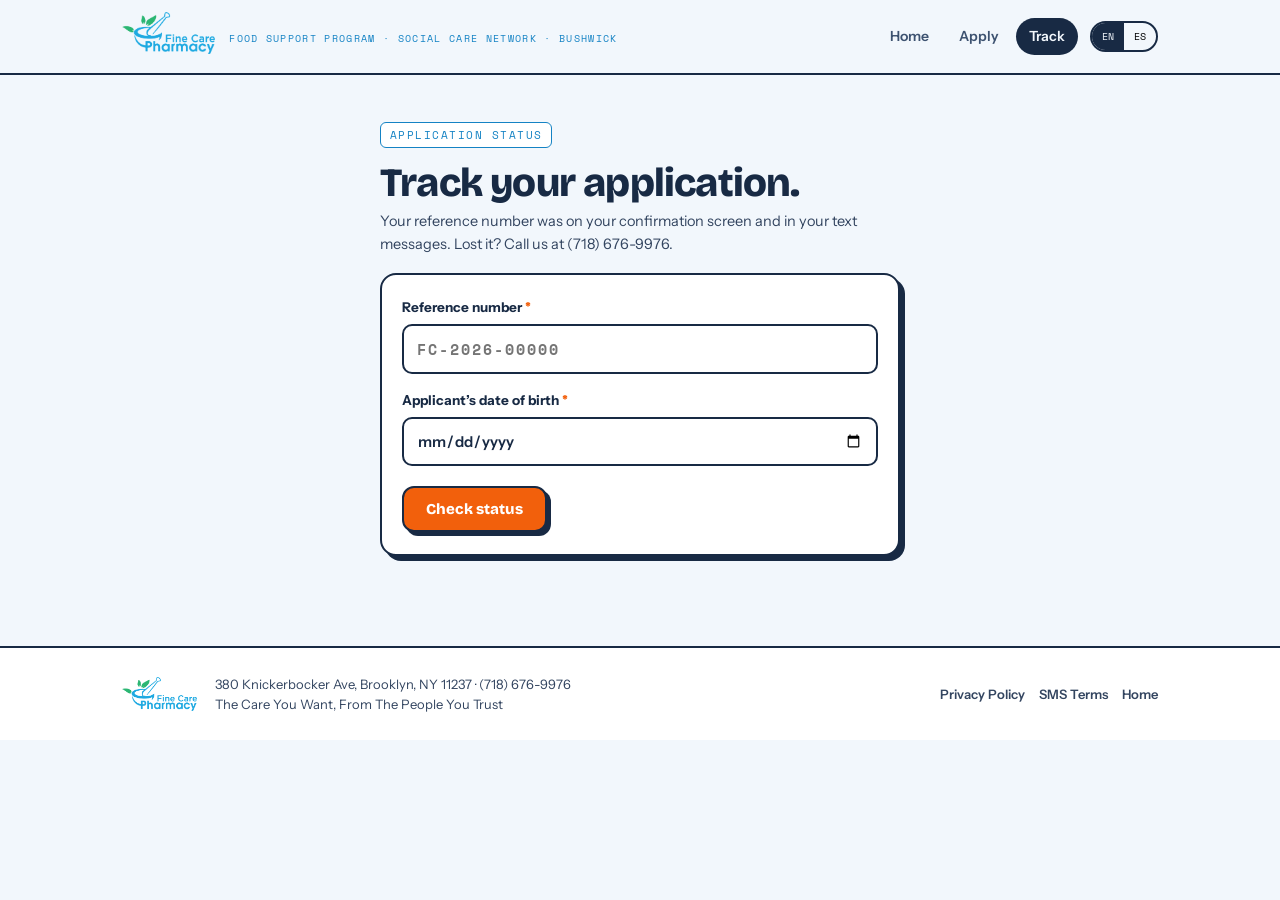
<file: track.html>
<!DOCTYPE html>
<html lang="en">
<head>
<meta charset="UTF-8">
<meta name="viewport" content="width=device-width, initial-scale=1.0">
<title>Track — Fine Care Food Support</title>
<meta name="robots" content="noindex">
<link rel="icon" href="favicon.ico">
<link rel="preconnect" href="https://fonts.googleapis.com">
<link href="https://fonts.googleapis.com/css2?family=Bricolage+Grotesque:opsz,wght@12..96,500;12..96,800;12..96,900&family=Instrument+Sans:wght@400;500;600;700&family=Space+Mono:wght@700&display=swap" rel="stylesheet">
<link rel="stylesheet" href="styles.css">
</head>
<body>

<header>
  <div class="hwrap">
    <a href="index.html"><img class="logo" src="fc-logo.png" alt="Fine Care Pharmacy"></a>
    <div class="brand"><span data-i18n="tagline"></span></div>
    <nav>
      <a class="nl" href="index.html" data-i18n="nav_home"></a>
      <a class="nl" href="apply.html" data-i18n="nav_apply"></a>
      <a class="nl on" href="track.html" data-i18n="nav_track"></a>
      <div class="lang"><button data-lang="en">EN</button><button data-lang="es">ES</button></div>
    </nav>
  </div>
</header>

<div class="track">
  <div class="strip" data-i18n="tr_strip"></div>
  <h2 style="margin:14px 0 6px" data-i18n="tr_h2"></h2>
  <p style="color:#334560; font-size:14.5px; margin-bottom:18px" data-i18n="tr_p"></p>

  <div class="fcard">
    <label style="margin-top:0"><span data-i18n="tr_ref"></span> <span class="req">*</span></label>
    <input id="t_ref" placeholder="FC-2026-00000" style="font-family:var(--mono); letter-spacing:2px; text-transform:uppercase" autocapitalize="characters">
    <label><span data-i18n="tr_dob"></span> <span class="req">*</span></label>
    <input id="t_dob" type="date">
    <div class="errline" id="t_err"></div>
    <div class="wnav">
      <button type="button" class="cta" id="t_btn" style="font-size:15px; padding:12px 22px"></button>
    </div>
  </div>

  <div id="result" style="display:none; margin-top:24px">
    <div class="ticket">
      <div class="t-head"><span id="r_head"></span></div>
      <div class="t-body">
        <div class="tl" id="timeline"></div>
      </div>
    </div>
  </div>
</div>

<footer>
  <div class="fwrap">
    <img src="fc-logo.png" alt="Fine Care Pharmacy" style="height:34px; width:auto">
    <div class="grow">380 Knickerbocker Ave, Brooklyn, NY 11237 · (718) 676-9976<br><span data-i18n="foot_tag"></span></div>
    <div class="flinks"><a href="#" data-i18n="foot_privacy"></a><a href="#" data-i18n="foot_sms"></a><a href="index.html" data-i18n="nav_home"></a></div>
  </div>
</footer>

<script src="i18n.js"></script>
<script>
const FN = 'https://airmehkgolmtgctmhqaq.supabase.co/functions/v1';
const $ = (id) => document.getElementById(id);
const ORDER = ['received', 'verified', 'approved', 'delivered'];
let lastResult = null;

function fmtDate(iso) {
  try {
    return new Date(iso).toLocaleDateString(LANG === 'es' ? 'es-US' : 'en-US',
      { month: 'short', day: 'numeric', year: 'numeric' });
  } catch (e) { return ''; }
}
function fmtDay(ymd) {
  try {
    const [y, m, d] = ymd.split('-').map(Number);
    return new Date(y, m - 1, d).toLocaleDateString(LANG === 'es' ? 'es-US' : 'en-US',
      { weekday: 'long', month: 'long', day: 'numeric' });
  } catch (e) { return ymd; }
}

function stepCopy(status, data) {
  if (status === 'approved' && data.firstDelivery) {
    return t('st_approved_sched').replace('{d}', fmtDay(data.firstDelivery));
  }
  return t('st_' + status + '_p');
}

function render(data) {
  lastResult = data;
  $('result').style.display = '';
  $('r_head').textContent = 'FINE CARE FOOD SUPPORT · ' + data.ref;
  const tl = $('timeline');
  tl.innerHTML = '';
  if (data.status === 'denied') {
    const div = document.createElement('div');
    div.className = 'denied';
    div.textContent = t('st_denied');
    tl.appendChild(div);
    return;
  }
  const doneAt = {};
  (data.history || []).forEach((h) => { if (!doneAt[h.status]) doneAt[h.status] = h.at; });
  const curIdx = Math.max(0, ORDER.indexOf(data.status));
  ORDER.forEach((st, i) => {
    const cls = i < curIdx ? 'done' : (i === curIdx ? 'now' : 'future');
    const row = document.createElement('div');
    row.className = 'tstep ' + cls;
    const rail = document.createElement('div'); rail.className = 'rail';
    const node = document.createElement('div'); node.className = 'node';
    node.textContent = i < curIdx ? '✓' : (i === curIdx ? '●' : '');
    rail.appendChild(node);
    if (i < ORDER.length - 1) { const cord = document.createElement('div'); cord.className = 'cord'; rail.appendChild(cord); }
    const info = document.createElement('div'); info.className = 'tinfo';
    const tt = document.createElement('div'); tt.className = 'tt'; tt.textContent = t('st_' + st);
    info.appendChild(tt);
    if (doneAt[st]) { const td = document.createElement('div'); td.className = 'td'; td.textContent = fmtDate(doneAt[st]); info.appendChild(td); }
    if (i <= curIdx) { const tp = document.createElement('div'); tp.className = 'tp'; tp.textContent = stepCopy(st, data); info.appendChild(tp); }
    row.appendChild(rail); row.appendChild(info);
    tl.appendChild(row);
  });
}

let busy = false;
async function check() {
  if (busy) return;
  const ref = $('t_ref').value.trim().toUpperCase();
  const dob = $('t_dob').value;
  $('t_err').classList.remove('on');
  let bad = false;
  if (!/^FC-\d{4}-\d{5}$/.test(ref)) { $('t_ref').classList.add('bad'); bad = true; }
  if (!dob) { $('t_dob').classList.add('bad'); bad = true; }
  if (bad) return;
  busy = true;
  $('t_btn').setAttribute('aria-disabled', 'true');
  $('t_btn').innerHTML = '<span class="spin"></span>' + t('tr_checking');
  try {
    const r = await fetch(FN + '/scn-track', {
      method: 'POST', headers: { 'Content-Type': 'application/json' },
      body: JSON.stringify({ ref, dob }),
    });
    const j = await r.json();
    if (!j.ok) throw new Error('nf');
    render(j);
  } catch (e) {
    $('result').style.display = 'none';
    $('t_err').textContent = t('tr_notfound');
    $('t_err').classList.add('on');
  }
  busy = false;
  $('t_btn').removeAttribute('aria-disabled');
  $('t_btn').textContent = t('tr_btn');
}

document.addEventListener('DOMContentLoaded', () => {
  $('t_btn').textContent = t('tr_btn');
  $('t_btn').addEventListener('click', check);
  ['t_ref', 't_dob'].forEach((id) => $(id).addEventListener('input', () => $(id).classList.remove('bad')));
  $('t_ref').addEventListener('input', () => { $('t_ref').value = $('t_ref').value.toUpperCase(); });
  const ref = new URLSearchParams(location.search).get('ref');
  if (ref) $('t_ref').value = ref.toUpperCase();
});
document.addEventListener('langchange', () => {
  $('t_btn').textContent = busy ? t('tr_checking') : t('tr_btn');
  if (lastResult) render(lastResult);
});
</script>
</body>
</html>
</file>
<file: styles.css>
/* Fine Care Food Support — scn.finecarerx.com
   The approved system: baby-blue identity tuned to the pharmacy logo, deep
   navy ink, cream Rx-label tickets, and one loud produce-sticker orange. */
:root {
  --ink:#182A44; --paper:#F2F7FC; --blue:#1583C4; --sky:#29ABE2;
  --wash:#DFF1FB; --orange:#F2600C; --label:#FFF9EC; --line:#C9DCEC;
  --mono:'Space Mono',monospace;
}
* { margin:0; padding:0; box-sizing:border-box; }
html { scroll-behavior:smooth; }
body { background:var(--paper); color:var(--ink); font-family:'Instrument Sans',sans-serif; font-size:16px; line-height:1.55; }
a { color:inherit; }
button { font-family:inherit; cursor:pointer; }
::selection { background:var(--wash); }
img.logo { height:42px; width:auto; flex-shrink:0; }

header { position:sticky; top:0; z-index:50; background:var(--paper); border-bottom:2px solid var(--ink); }
.hwrap { max-width:1080px; margin:0 auto; padding:12px 22px; display:flex; align-items:center; gap:14px; }
.brand span { font-family:var(--mono); font-size:9.5px; letter-spacing:0.14em; color:var(--blue); }
@media (max-width:640px){ .brand { display:none; } }
nav { margin-left:auto; display:flex; gap:4px; align-items:center; }
nav a.nl { text-decoration:none; font-weight:600; font-size:14px; padding:8px 13px; border-radius:999px; color:#3d5270; }
nav a.nl.on { background:var(--ink); color:var(--paper); }
.lang { border:2px solid var(--ink); border-radius:999px; overflow:hidden; display:flex; margin-left:8px; }
.lang button { border:none; background:none; font-family:var(--mono); font-size:10px; padding:6px 10px; }
.lang button.on { background:var(--ink); color:var(--paper); }

/* Rx-label ticket (signature element) */
.ticket { background:var(--label); border:2px solid var(--ink); border-radius:14px; box-shadow:6px 6px 0 var(--ink); overflow:hidden; }
.t-head { background:var(--sky); color:var(--ink); padding:9px 14px; }
.t-head span { font-family:var(--mono); font-size:10.5px; letter-spacing:0.12em; }
.t-body { padding:16px 18px; }
.t-row { display:flex; justify-content:space-between; gap:12px; padding:7px 0; border-bottom:1.5px dashed var(--line); font-size:13.5px; }
.t-row:last-child { border-bottom:none; }
.t-row .k { font-family:var(--mono); font-size:10px; letter-spacing:0.1em; color:#5b7290; padding-top:3px; }
.t-row .v { font-weight:700; text-align:right; }
.strip { display:inline-block; font-family:var(--mono); font-size:10.5px; letter-spacing:0.14em; color:var(--blue); border:1.5px solid var(--blue); border-radius:6px; padding:4px 9px; background:#fff; }

.cta { display:inline-block; background:var(--orange); color:#fff; border:2px solid var(--ink); border-radius:12px;
       font-family:'Bricolage Grotesque'; font-weight:800; font-size:17px; padding:14px 26px;
       box-shadow:4px 4px 0 var(--ink); text-decoration:none; transition:transform .12s, box-shadow .12s; }
.cta:hover { transform:translate(-2px,-2px) rotate(-0.5deg); box-shadow:6px 6px 0 var(--ink); }
.cta:active { transform:translate(2px,2px); box-shadow:1px 1px 0 var(--ink); }
.cta[aria-disabled="true"] { opacity:.55; pointer-events:none; }
.ghost { display:inline-block; background:#fff; border:2px solid var(--ink); border-radius:12px; font-weight:700; font-size:15px; padding:13px 22px; text-decoration:none; }

/* home */
.hero { max-width:1080px; margin:0 auto; padding:64px 22px 70px; display:grid; grid-template-columns:1.15fr 0.85fr; gap:44px; align-items:center; }
@media (max-width:840px){ .hero { grid-template-columns:1fr; padding-top:44px; } }
h1 { font-family:'Bricolage Grotesque'; font-optical-sizing:auto; font-weight:900; font-size:clamp(44px,7vw,76px); line-height:0.98; letter-spacing:-0.03em; }
h1 .u { color:var(--blue); }
.sub { font-size:18px; font-weight:500; color:#334560; max-width:46ch; margin:20px 0 26px; }
.hero-cta { display:flex; gap:12px; flex-wrap:wrap; align-items:center; }
.hero-note { font-family:var(--mono); font-size:10px; letter-spacing:0.1em; color:#5b7290; margin-top:14px; }
.hero .ticket { transform:rotate(1.5deg); animation:printin .7s cubic-bezier(.2,.9,.3,1.15) both .15s; }
@keyframes printin { from { transform:translateY(-26px) rotate(4deg); opacity:0; } to { transform:translateY(0) rotate(1.5deg); opacity:1; } }
@media (prefers-reduced-motion: reduce){ .hero .ticket { animation:none; } }

section.band { border-top:2px solid var(--ink); }
.bwrap { max-width:1080px; margin:0 auto; padding:58px 22px; }
.eyebrow { font-family:var(--mono); font-size:11px; letter-spacing:0.16em; color:var(--blue); margin-bottom:10px; }
h2 { font-family:'Bricolage Grotesque'; font-weight:800; font-size:clamp(28px,4vw,40px); letter-spacing:-0.02em; line-height:1.05; margin-bottom:26px; }
.steps { display:grid; grid-template-columns:repeat(3,1fr); gap:16px; }
@media (max-width:760px){ .steps { grid-template-columns:1fr; } }
.step { background:#fff; border:2px solid var(--ink); border-radius:14px; padding:20px 18px; }
.step .strip { margin-bottom:12px; }
.step h3 { font-family:'Bricolage Grotesque'; font-weight:800; font-size:19px; margin-bottom:6px; }
.step p { font-size:14.5px; color:#334560; }
.boxband { background:var(--wash); }
.produce { display:grid; grid-template-columns:repeat(auto-fit,minmax(120px,1fr)); gap:12px; }
.ptile { background:#fff; border:2px solid var(--ink); border-radius:14px; padding:16px 10px 12px; text-align:center; }
.ptile svg { width:44px; height:44px; }
.ptile div { font-weight:700; font-size:13px; margin-top:7px; }
.boxnote { font-size:13.5px; color:#334560; margin-top:16px; max-width:60ch; }
.qual { display:grid; grid-template-columns:1fr 1fr; gap:36px; align-items:start; }
@media (max-width:760px){ .qual { grid-template-columns:1fr; } }
.qlist { display:flex; flex-direction:column; gap:11px; }
.qi { display:flex; gap:11px; align-items:flex-start; background:#fff; border:2px solid var(--ink); border-radius:12px; padding:13px 15px; font-weight:600; font-size:15px; }
.qi .tick { width:22px; height:22px; border-radius:6px; background:var(--sky); color:var(--ink); display:grid; place-items:center; flex-shrink:0; font-weight:900; font-size:13px; }
details { background:#fff; border:2px solid var(--ink); border-radius:12px; margin-bottom:10px; }
summary { padding:14px 16px; font-weight:700; font-size:15px; cursor:pointer; list-style:none; display:flex; justify-content:space-between; align-items:center; }
summary::after { content:'+'; font-family:'Bricolage Grotesque'; font-weight:800; font-size:20px; }
details[open] summary::after { content:'–'; }
details p { padding:0 16px 14px; font-size:14px; color:#334560; }
.ctaband { background:var(--ink); color:var(--paper); }
.ctaband h2 { color:#fff; margin-bottom:8px; }
.ctaband p { color:#b9cfe6; margin-bottom:22px; max-width:52ch; }
.ctaband .eyebrow { color:#A8D4F5; }

/* forms / wizard */
.app { max-width:640px; margin:0 auto; padding:40px 20px 90px; }
.dots { display:flex; gap:6px; margin:14px 0 4px; }
.dots i { flex:1; height:6px; border-radius:99px; background:#d6e6f4; }
.dots i.done { background:var(--sky); }
.wstep { display:none; }
.wstep.on { display:block; animation:fadein .25s ease; }
@keyframes fadein { from{opacity:0; transform:translateY(6px)} to{opacity:1; transform:none} }
.fcard { background:#fff; border:2px solid var(--ink); border-radius:16px; padding:22px 20px; box-shadow:5px 5px 0 var(--ink); }
label { display:block; font-weight:700; font-size:13.5px; margin:16px 0 6px; }
label:first-of-type { margin-top:0; }
.req { color:var(--orange); }
.hint { font-size:12px; color:#5b7290; margin-top:4px; line-height:1.45; }
input, select, textarea { width:100%; border:2px solid var(--ink); border-radius:10px; padding:12px 13px;
  font-family:inherit; font-size:15px; font-weight:600; background:#fff; color:var(--ink); }
input:focus, select:focus, textarea:focus { outline:none; box-shadow:0 0 0 3px var(--wash); }
.bad { border-color:var(--orange) !important; box-shadow:0 0 0 3px #fde3d3 !important; }
.grid2 { display:grid; grid-template-columns:1fr 1fr; gap:11px; }
@media (max-width:520px){ .grid2 { grid-template-columns:1fr; } }
.yn { display:flex; gap:8px; margin-top:2px; }
.yn button { flex:0 0 auto; border:2px solid var(--ink); background:#fff; border-radius:10px; padding:10px 22px; font-weight:700; font-size:14px; }
.yn button.on { background:var(--sky); border-color:var(--ink); color:var(--ink); }
.yn.bad button { border-color:var(--orange); }
.checks label { display:flex; gap:10px; align-items:center; font-weight:600; font-size:14px; margin:8px 0 0; cursor:pointer; }
.checks input { width:18px; height:18px; accent-color:var(--blue); }
.wnav { display:flex; gap:10px; margin-top:20px; }
.wnav .back { border:2px solid var(--ink); background:#fff; border-radius:12px; font-weight:700; padding:12px 18px; }
.member { border:2px dashed var(--line); border-radius:12px; padding:13px; margin-top:8px; position:relative; }
.member .rm { position:absolute; top:8px; right:10px; border:none; background:none; font-weight:900; color:#a3330f; font-size:14px; }
.addbtn { margin-top:10px; border:2px solid var(--blue); color:var(--blue); background:#fff; border-radius:10px; padding:9px 14px; font-weight:700; font-size:13px; }
.lockline { display:flex; gap:9px; align-items:flex-start; font-size:12.5px; font-weight:600; color:#1c5c96; background:var(--wash); border-radius:12px; padding:11px 13px; margin-bottom:18px; line-height:1.5; }
.sms-fine { font-size:11px; color:#5b7290; line-height:1.5; margin-top:8px; }
.errline { display:none; color:#a3330f; font-weight:700; font-size:13px; margin-top:12px; }
.errline.on { display:block; }

/* track */
.track { max-width:560px; margin:0 auto; padding:46px 20px 90px; }
.tl { margin-top:6px; }
.tstep { display:flex; gap:14px; }
.tstep .rail { display:flex; flex-direction:column; align-items:center; }
.tstep .node { width:26px; height:26px; border-radius:50%; border:2.5px solid var(--ink); background:#fff; display:grid; place-items:center; font-weight:900; font-size:13px; flex-shrink:0; }
.tstep.done .node { background:var(--sky); border-color:var(--ink); color:var(--ink); }
.tstep.now .node { background:var(--orange); border-color:var(--ink); color:#fff; }
.tstep .cord { width:2.5px; flex:1; background:var(--line); min-height:26px; }
.tstep.done .cord { background:var(--sky); }
.tstep .tinfo { padding-bottom:20px; }
.tstep .tt { font-weight:800; font-size:15px; }
.tstep .td { font-family:var(--mono); font-size:10px; letter-spacing:0.08em; color:#5b7290; margin-top:2px; }
.tstep .tp { font-size:13.5px; color:#334560; margin-top:4px; max-width:44ch; }
.tstep.future .tt, .tstep.future .tp { opacity:.45; }
.tstep.future .node { opacity:.35; }
.denied { border:2px solid #a3330f; background:#fff4ef; border-radius:14px; padding:16px; font-weight:600; }

footer { border-top:2px solid var(--ink); background:#fff; }
.fwrap { max-width:1080px; margin:0 auto; padding:26px 22px; display:flex; gap:18px; flex-wrap:wrap; align-items:center; font-size:13px; color:#334560; }
.fwrap .grow { flex:1; min-width:220px; }
.flinks { display:flex; gap:14px; font-weight:600; }
.flinks a { text-decoration:none; }

/* success card */
.done-wrap { text-align:center; padding:30px 0 10px; }
.bigref { font-family:var(--mono); font-size:26px; letter-spacing:3px; background:var(--label); border:2px solid var(--ink); border-radius:12px; display:inline-block; padding:14px 22px; box-shadow:5px 5px 0 var(--ink); margin:16px 0; }
.spin { display:inline-block; width:16px; height:16px; border:2.5px solid #fff; border-top-color:transparent; border-radius:50%; animation:sp .7s linear infinite; vertical-align:-3px; margin-right:8px; }
@keyframes sp { to { transform:rotate(360deg); } }
</file>
